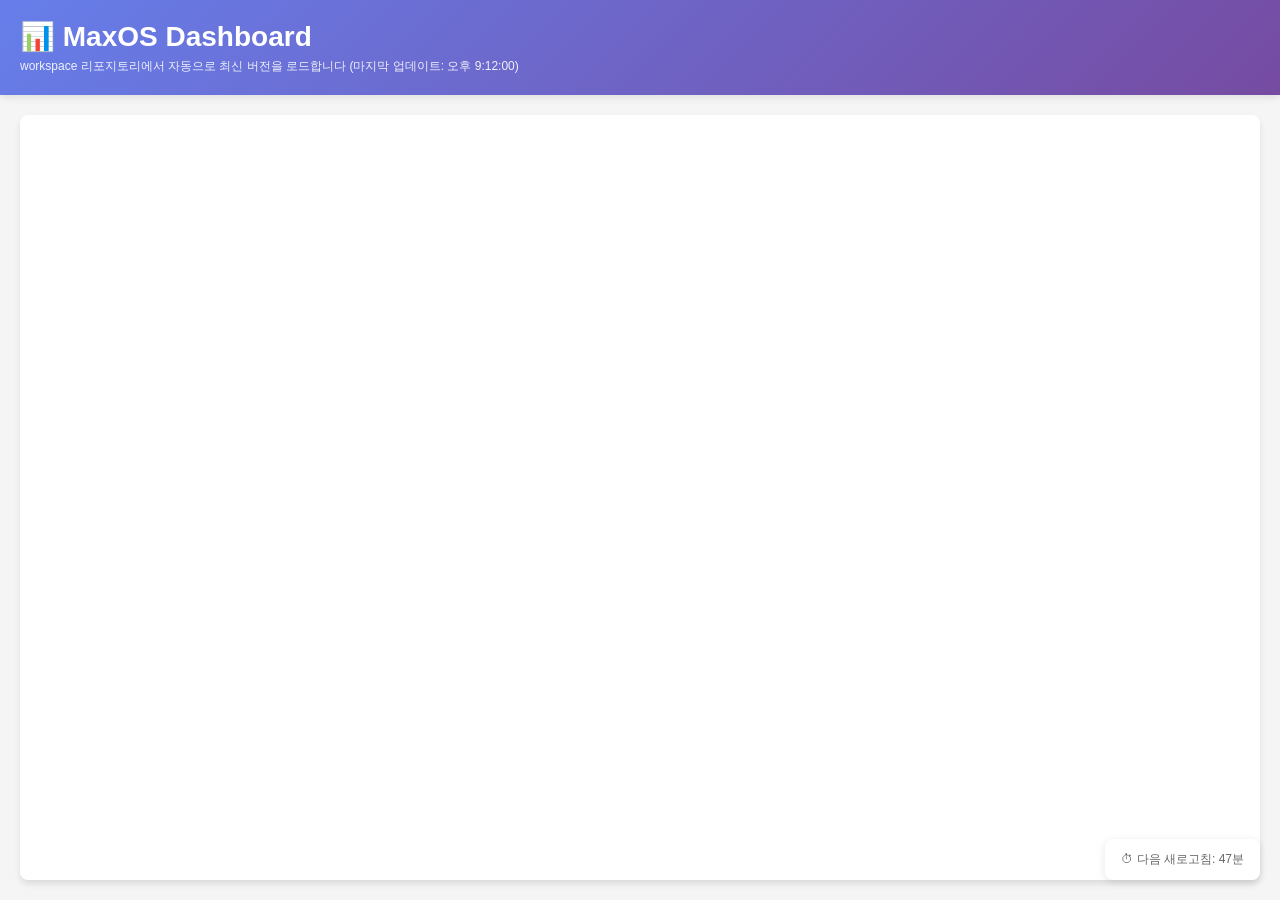
<file: dashboard.html>
<!DOCTYPE html>
<html lang="ko">
<head>
    <meta charset="UTF-8">
    <meta name="viewport" content="width=device-width, initial-scale=1.0">
    <title>MaxOS Dashboard</title>
    <style>
        * {
            margin: 0;
            padding: 0;
            box-sizing: border-box;
        }

        body {
            font-family: -apple-system, BlinkMacSystemFont, 'Segoe UI', Roboto, Oxygen, Ubuntu, Cantarell, sans-serif;
            background: #f5f5f5;
        }

        .container {
            display: flex;
            flex-direction: column;
            height: 100vh;
        }

        .header {
            background: linear-gradient(135deg, #667eea 0%, #764ba2 100%);
            color: white;
            padding: 20px;
            box-shadow: 0 2px 8px rgba(0,0,0,0.1);
        }

        .header h1 {
            font-size: 28px;
            margin-bottom: 5px;
        }

        .header .info {
            font-size: 12px;
            opacity: 0.9;
        }

        .dashboard-wrapper {
            flex: 1;
            overflow: auto;
            padding: 20px;
        }

        iframe {
            width: 100%;
            height: 100%;
            border: none;
            border-radius: 8px;
            box-shadow: 0 4px 6px rgba(0,0,0,0.1);
            background: white;
        }

        .refresh-indicator {
            position: fixed;
            bottom: 20px;
            right: 20px;
            background: white;
            padding: 12px 16px;
            border-radius: 8px;
            box-shadow: 0 2px 8px rgba(0,0,0,0.1);
            font-size: 12px;
            color: #666;
            z-index: 1000;
        }

        .refresh-indicator.refreshing {
            background: #667eea;
            color: white;
        }
    </style>
</head>
<body>
    <div class="container">
        <div class="header">
            <h1>📊 MaxOS Dashboard</h1>
            <div class="info">
                workspace 리포지토리에서 자동으로 최신 버전을 로드합니다
                <span id="lastUpdate">로딩 중...</span>
            </div>
        </div>
        <div class="dashboard-wrapper">
            <iframe id="dashboard" src="https://htmlpreview.github.io/?https://github.com/kimyoyacd/workspace/blob/main/.claude/projects/maxos-dashboard-v5.html"></iframe>
        </div>
    </div>

    <div class="refresh-indicator" id="refreshIndicator">
        ⏱ 다음 새로고침: <span id="nextRefresh">1시간</span>
    </div>

    <script>
        const REFRESH_INTERVAL = 3600000; // 1시간 (3600000ms)
        const dashboard = document.getElementById('dashboard');
        const refreshIndicator = document.getElementById('refreshIndicator');
        const nextRefresh = document.getElementById('nextRefresh');
        const lastUpdate = document.getElementById('lastUpdate');

        // 초기 로드 시간 표시
        function updateLastRefreshTime() {
            const now = new Date();
            lastUpdate.textContent = `(마지막 업데이트: ${now.toLocaleTimeString('ko-KR')})`;
        }

        // 남은 시간 계산 및 표시
        function updateNextRefreshTime() {
            const now = new Date();
            const nextHour = new Date(now.getTime() + REFRESH_INTERVAL);
            const minutes = Math.floor((REFRESH_INTERVAL - (now.getTime() % REFRESH_INTERVAL)) / 60000);

            if (minutes > 60) {
                nextRefresh.textContent = `${Math.floor(minutes / 60)}시간 ${minutes % 60}분`;
            } else {
                nextRefresh.textContent = `${minutes}분`;
            }
        }

        // 대시보드 새로고침
        function refreshDashboard() {
            refreshIndicator.classList.add('refreshing');
            refreshIndicator.textContent = '🔄 새로고침 중...';

            // iframe src를 재할당해 강제로 다시 로드
            dashboard.src = dashboard.src;

            setTimeout(() => {
                refreshIndicator.classList.remove('refreshing');
                updateLastRefreshTime();
                updateNextRefreshTime();
            }, 1000);
        }

        // 초기화
        updateLastRefreshTime();
        updateNextRefreshTime();

        // 매 시간마다 새로고침
        setInterval(refreshDashboard, REFRESH_INTERVAL);

        // 매 분마다 남은 시간 업데이트
        setInterval(updateNextRefreshTime, 60000);

        // 수동 새로고침을 위한 단축키 (Ctrl+R 또는 Cmd+R)
        document.addEventListener('keydown', (e) => {
            if ((e.ctrlKey || e.metaKey) && e.key === 'r') {
                e.preventDefault();
                refreshDashboard();
            }
        });
    </script>
</body>
</html>
</file>
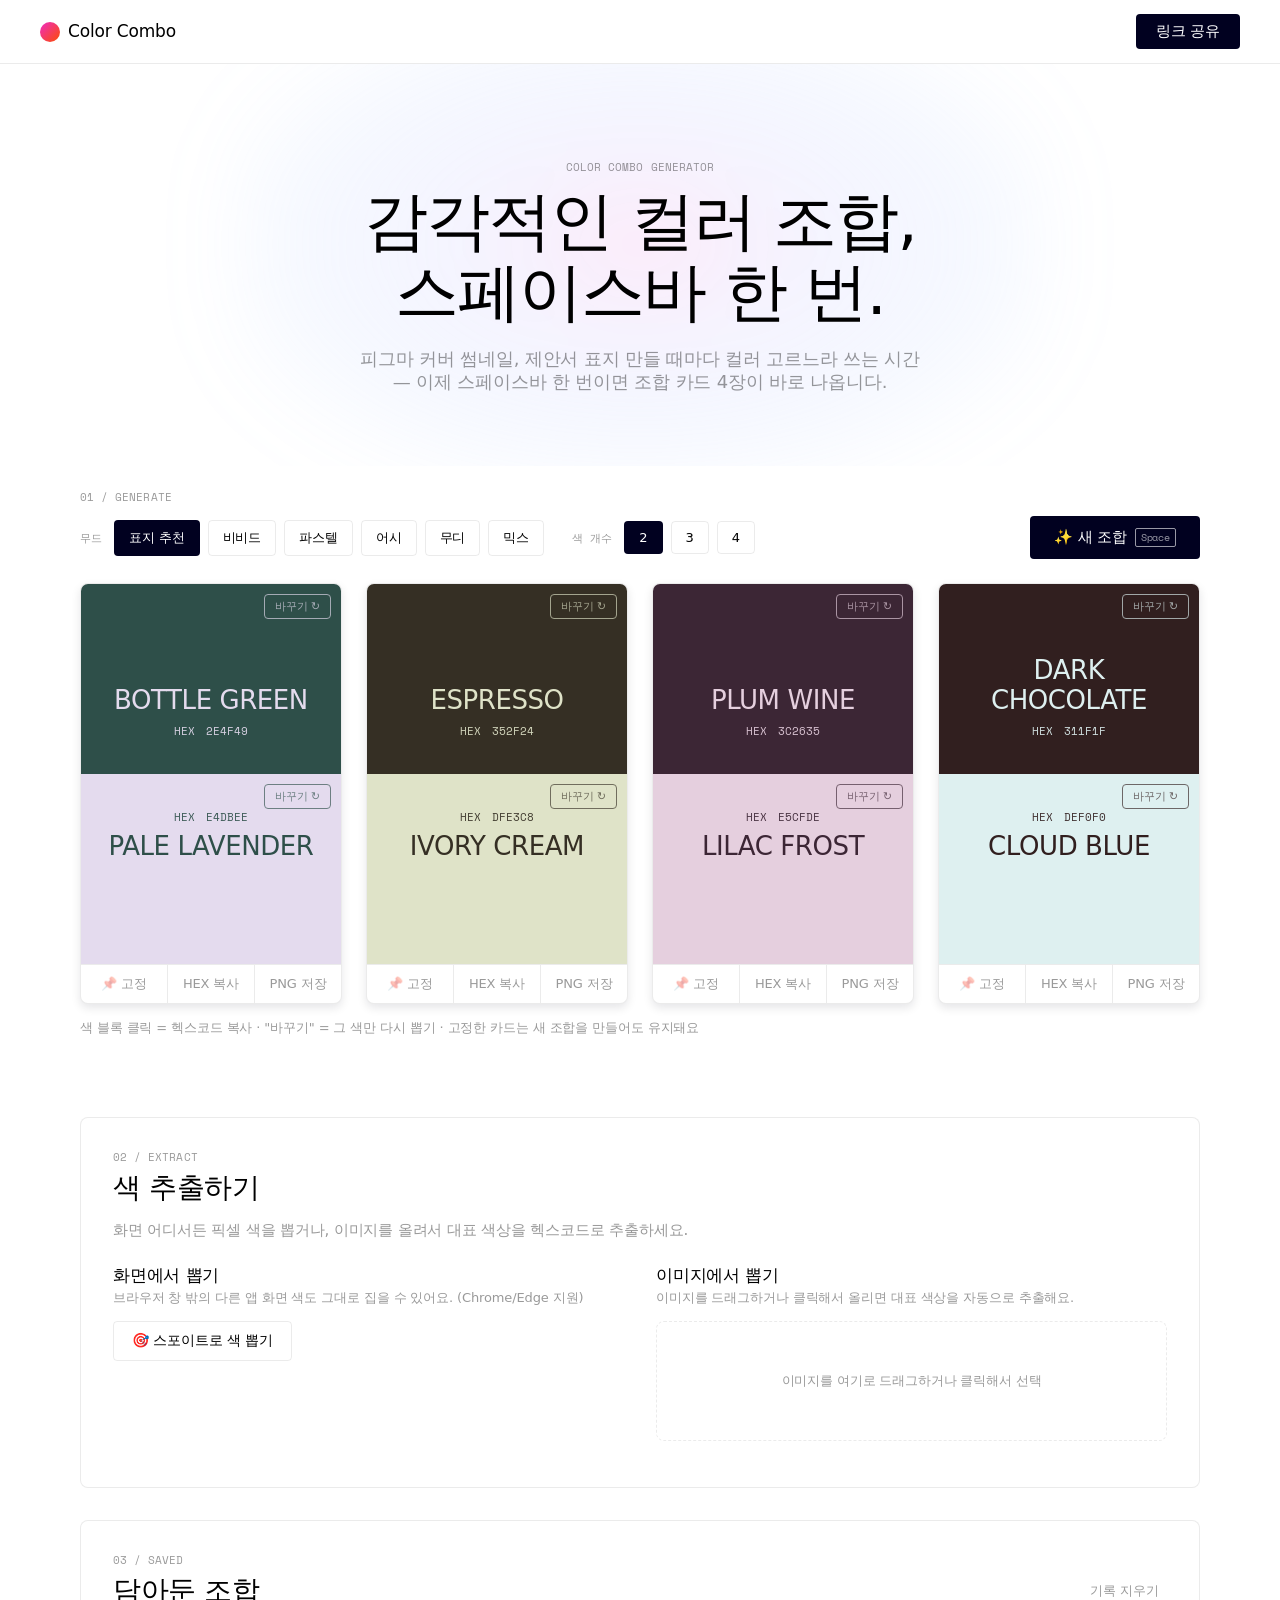
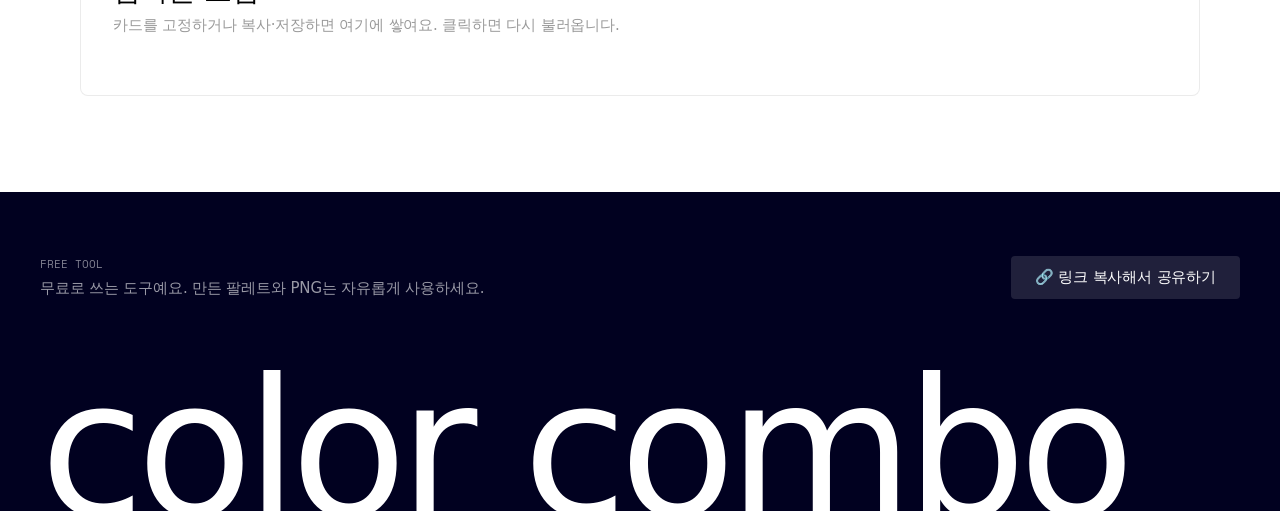
<file: color-combo-generator/color-combo.html>
<!DOCTYPE html>
<html lang="ko">
<head>
<meta charset="UTF-8" />
<meta name="viewport" content="width=device-width, initial-scale=1.0" />
<meta name="description" content="피그마 커버·제안서 표지용 컬러 조합을 카드로 자동 생성하고, 화면·이미지에서 헥스코드를 추출하는 무료 도구" />
<meta name="theme-color" content="#ffffff" media="(prefers-color-scheme: light)" />
<meta name="theme-color" content="#010120" media="(prefers-color-scheme: dark)" />
<meta property="og:title" content="Color Combo Generator" />
<meta property="og:description" content="피그마 커버 컬러 고민 끝 — 스페이스바 한 번에 컬러 조합 카드 4장, 색 이름과 헥스코드까지." />
<title>Color Combo Generator</title>
<link rel="preconnect" href="https://fonts.googleapis.com">
<link rel="preconnect" href="https://fonts.gstatic.com" crossorigin>
<link href="https://fonts.googleapis.com/css2?family=Space+Mono:wght@400;700&display=swap" rel="stylesheet">
<style>
:root {
  --brand-magenta: #ef2cc1;
  --brand-orange: #fc4c02;
  --dark-blue: #010120;
  --lavender: #bdbbff;
  --bg-page: #ffffff;
  --bg-card: #ffffff;
  --bg-nav: rgba(255, 255, 255, 0.95);
  --text-primary: #000000;
  --text-secondary: rgba(0, 0, 0, 0.4);
  --border: rgba(0, 0, 0, 0.08);
  --shadow-card: rgba(1, 1, 32, 0.1) 0px 4px 10px;
  --shadow-hover: rgba(1, 1, 32, 0.16) 0px 8px 20px;
  --btn-bg: #010120;
  --btn-text: #ffffff;
  --chip-active-bg: #010120;
  --chip-active-text: #ffffff;
  --toast-bg: #010120;
  --toast-text: #ffffff;
  --font-display: system-ui, -apple-system, "Segoe UI", Roboto, "Apple SD Gothic Neo", "Malgun Gothic", "Noto Sans KR", Helvetica, Arial, sans-serif;
  --font-mono: "Space Mono", "Courier New", Consolas, monospace;
  font-synthesis: none;
}

@media (prefers-color-scheme: dark) {
  :root {
    --bg-page: #010120;
    --bg-card: #010120;
    --bg-nav: rgba(1, 1, 32, 0.92);
    --text-primary: #ffffff;
    --text-secondary: rgba(255, 255, 255, 0.6);
    --border: rgba(255, 255, 255, 0.12);
    --shadow-card: rgba(0, 0, 0, 0) 0px 0px 0px;
    --shadow-hover: rgba(0, 0, 0, 0.4) 0px 8px 20px;
    --btn-bg: rgba(255, 255, 255, 0.12);
    --btn-text: #ffffff;
    --chip-active-bg: #bdbbff;
    --chip-active-text: #010120;
    --toast-bg: #ffffff;
    --toast-text: #010120;
  }
}

:root[data-theme="light"] {
  --bg-page: #ffffff;
  --bg-card: #ffffff;
  --bg-nav: rgba(255, 255, 255, 0.95);
  --text-primary: #000000;
  --text-secondary: rgba(0, 0, 0, 0.4);
  --border: rgba(0, 0, 0, 0.08);
  --shadow-card: rgba(1, 1, 32, 0.1) 0px 4px 10px;
  --shadow-hover: rgba(1, 1, 32, 0.16) 0px 8px 20px;
  --btn-bg: #010120;
  --btn-text: #ffffff;
  --chip-active-bg: #010120;
  --chip-active-text: #ffffff;
  --toast-bg: #010120;
  --toast-text: #ffffff;
}

:root[data-theme="dark"] {
  --bg-page: #010120;
  --bg-card: #010120;
  --bg-nav: rgba(1, 1, 32, 0.92);
  --text-primary: #ffffff;
  --text-secondary: rgba(255, 255, 255, 0.6);
  --border: rgba(255, 255, 255, 0.12);
  --shadow-card: rgba(0, 0, 0, 0) 0px 0px 0px;
  --shadow-hover: rgba(0, 0, 0, 0.4) 0px 8px 20px;
  --btn-bg: rgba(255, 255, 255, 0.12);
  --btn-text: #ffffff;
  --chip-active-bg: #bdbbff;
  --chip-active-text: #010120;
  --toast-bg: #ffffff;
  --toast-text: #010120;
}

* { margin: 0; padding: 0; box-sizing: border-box; }

body {
  background: var(--bg-page);
  color: var(--text-primary);
  font-family: var(--font-display);
  font-size: 16px;
  font-weight: 400;
  line-height: 1.3;
  letter-spacing: -0.16px;
  -webkit-font-smoothing: antialiased;
}

/* ---------- nav ---------- */
.nav {
  position: sticky;
  top: 0;
  z-index: 100;
  display: flex;
  align-items: center;
  justify-content: space-between;
  padding: 14px 40px;
  background: var(--bg-nav);
  backdrop-filter: blur(12px);
  border-bottom: 1px solid var(--border);
}
.nav-brand {
  font-size: 17px;
  font-weight: 500;
  letter-spacing: -0.17px;
  display: flex;
  align-items: center;
  gap: 8px;
}
.logo-dot {
  width: 20px;
  height: 20px;
  border-radius: 50%;
  background: linear-gradient(135deg, var(--brand-magenta), var(--brand-orange));
}
.nav-cta {
  background: var(--btn-bg);
  color: var(--btn-text);
  padding: 8px 20px;
  border: none;
  border-radius: 4px;
  font-size: 15px;
  font-family: var(--font-display);
  font-weight: 500;
  letter-spacing: -0.15px;
  cursor: pointer;
}

/* ---------- hero ---------- */
.hero {
  position: relative;
  text-align: center;
  padding: 96px 24px 72px;
  overflow: hidden;
}
.hero-orb {
  position: absolute;
  top: -60px;
  left: 50%;
  transform: translateX(-50%);
  width: 820px;
  height: 480px;
  background: radial-gradient(ellipse at center,
    rgba(239, 44, 193, 0.10) 0%,
    rgba(189, 187, 255, 0.16) 30%,
    rgba(130, 170, 255, 0.08) 60%,
    transparent 80%
  );
  filter: blur(40px);
  pointer-events: none;
}
.hero .mono-label { position: relative; }
.hero h1 {
  position: relative;
  font-size: clamp(38px, 7vw, 64px);
  font-weight: 500;
  line-height: 1.1;
  letter-spacing: -0.03em;
  margin-bottom: 20px;
  text-wrap: balance;
}
.hero-sub {
  position: relative;
  color: var(--text-secondary);
  font-size: 18px;
  line-height: 1.3;
  letter-spacing: -0.18px;
  max-width: 560px;
  margin: 0 auto;
}

/* ---------- mono labels ---------- */
.mono-label {
  font-family: var(--font-mono);
  font-size: 11px;
  font-weight: 500;
  text-transform: uppercase;
  letter-spacing: 0.055px;
  color: var(--text-secondary);
  margin-bottom: 12px;
}
.chip-group-label {
  font-family: var(--font-mono);
  font-size: 11px;
  font-weight: 500;
  text-transform: uppercase;
  letter-spacing: 0.055px;
  color: var(--text-secondary);
  margin-right: 4px;
}

.section-heading {
  font-size: 28px;
  font-weight: 500;
  line-height: 1.15;
  letter-spacing: -0.42px;
  margin-bottom: 16px;
}

/* ---------- layout ---------- */
.app { max-width: 1200px; margin: 0 auto; padding: 24px 40px 0; }

/* ---------- controls ---------- */
.controls {
  display: flex;
  flex-wrap: wrap;
  gap: 12px 28px;
  align-items: center;
  margin-bottom: 24px;
}
.chip-group { display: flex; flex-wrap: wrap; gap: 8px; align-items: center; }
.chip {
  border: 1px solid var(--border);
  background: transparent;
  color: var(--text-primary);
  padding: 8px 14px;
  border-radius: 4px;
  font-size: 13px;
  font-family: var(--font-display);
  letter-spacing: -0.13px;
  cursor: pointer;
}
.chip.active {
  background: var(--chip-active-bg);
  color: var(--chip-active-text);
  border-color: transparent;
}

.primary-btn {
  border: none;
  background: var(--btn-bg);
  color: var(--btn-text);
  padding: 12px 24px;
  border-radius: 4px;
  font-size: 15px;
  font-family: var(--font-display);
  font-weight: 500;
  letter-spacing: -0.15px;
  cursor: pointer;
  display: inline-flex;
  align-items: center;
  gap: 8px;
  margin-left: auto;
}
.primary-btn kbd {
  font-family: var(--font-mono);
  font-size: 10px;
  opacity: 0.6;
  border: 1px solid currentColor;
  border-radius: 2px;
  padding: 1px 5px;
}

button:focus-visible, .dropzone:focus-within {
  outline: 2px solid var(--lavender);
  outline-offset: 2px;
}

/* ---------- combo cards ---------- */
.combo-grid {
  display: grid;
  grid-template-columns: repeat(auto-fill, minmax(230px, 1fr));
  gap: 24px;
  margin-bottom: 16px;
}

.combo-card {
  border-radius: 8px;
  overflow: hidden;
  background: var(--bg-card);
  border: 1px solid var(--border);
  box-shadow: var(--shadow-card);
  display: flex;
  flex-direction: column;
  transition: transform 0.18s ease, box-shadow 0.18s ease;
}
.combo-card:hover {
  transform: translateY(-2px);
  box-shadow: var(--shadow-hover);
}
.combo-card.pinned { border-color: var(--lavender); box-shadow: 0 0 0 1px var(--lavender); }

.combo-blocks { display: flex; flex-direction: column; height: 380px; }

.block {
  flex: 1;
  position: relative;
  border: none;
  cursor: pointer;
  display: flex;
  flex-direction: column;
  justify-content: center;
  align-items: center;
  padding: 0 16px;
  gap: 8px;
  text-align: center;
  font-family: inherit;
}

.block-change {
  position: absolute;
  top: 10px;
  right: 10px;
  border: 1px solid currentColor;
  background: transparent;
  color: inherit;
  border-radius: 4px;
  padding: 4px 10px;
  font-size: 11px;
  font-family: var(--font-display);
  letter-spacing: -0.11px;
  cursor: pointer;
  opacity: 0.65;
}
.block-change:hover { opacity: 1; }

/* 2색 카드: 텍스트가 두 색이 만나는 경계 쪽으로 모인다 */
.combo-blocks.duo .block:first-child { justify-content: flex-end; padding-bottom: 36px; }
.combo-blocks.duo .block:last-child { justify-content: flex-start; padding-top: 36px; }
.combo-blocks.duo .block-name { font-size: 26px; letter-spacing: -0.42px; }
.block-name {
  font-size: 20px;
  font-weight: 500;
  letter-spacing: -0.22px;
  text-transform: uppercase;
  line-height: 1.15;
}
.block-hex {
  font-family: var(--font-mono);
  font-size: 11px;
  font-weight: 500;
  letter-spacing: 0.055px;
  text-transform: uppercase;
  opacity: 0.92;
}

.card-actions { display: flex; border-top: 1px solid var(--border); }
.card-actions button {
  flex: 1;
  border: none;
  background: transparent;
  color: var(--text-secondary);
  font-family: var(--font-display);
  font-size: 13px;
  letter-spacing: -0.13px;
  padding: 10px 4px;
  cursor: pointer;
  border-right: 1px solid var(--border);
}
.card-actions button:last-child { border-right: none; }
.card-actions button:hover { color: var(--text-primary); }
.card-actions button.pin-on { color: var(--text-primary); font-weight: 500; }

.hint {
  font-size: 13px;
  color: var(--text-secondary);
  letter-spacing: -0.13px;
  margin-bottom: 80px;
}

/* ---------- panels ---------- */
.panel {
  background: var(--bg-card);
  border: 1px solid var(--border);
  border-radius: 8px;
  padding: 32px;
  margin-bottom: 32px;
}
.panel .mono-label { margin-bottom: 8px; }
.panel-desc {
  color: var(--text-secondary);
  font-size: 15px;
  letter-spacing: -0.15px;
  margin-bottom: 24px;
}

.ghost-btn {
  border: 1px solid var(--border);
  background: transparent;
  color: var(--text-primary);
  padding: 10px 18px;
  border-radius: 4px;
  font-size: 14px;
  font-family: var(--font-display);
  letter-spacing: -0.14px;
  cursor: pointer;
}
.text-btn {
  border: none;
  background: transparent;
  color: var(--text-secondary);
  padding: 4px 8px;
  font-size: 13px;
  font-family: var(--font-display);
  cursor: pointer;
}
.text-btn:hover { color: var(--text-primary); }

.extract-grid { display: grid; grid-template-columns: 1fr 1fr; gap: 32px; }
@media (max-width: 720px) { .extract-grid { grid-template-columns: 1fr; } }

.extract-box h3 {
  font-size: 17px;
  font-weight: 500;
  letter-spacing: -0.17px;
  margin-bottom: 4px;
}
.extract-hint {
  font-size: 13px;
  color: var(--text-secondary);
  letter-spacing: -0.13px;
  margin-bottom: 14px;
}

.dropzone {
  display: flex;
  align-items: center;
  justify-content: center;
  text-align: center;
  border: 1px dashed var(--border);
  border-radius: 8px;
  height: 120px;
  cursor: pointer;
  font-size: 13px;
  color: var(--text-secondary);
  padding: 10px;
  position: relative;
  overflow: hidden;
}
.dropzone.dragover { border-color: var(--lavender); color: var(--text-primary); }
.dropzone img { position: absolute; inset: 0; width: 100%; height: 100%; object-fit: cover; }

.picked-list { display: flex; flex-wrap: wrap; gap: 8px; margin-top: 14px; }
.picked-chip {
  display: flex;
  align-items: center;
  gap: 8px;
  border: 1px solid var(--border);
  border-radius: 4px;
  padding: 4px 10px 4px 4px;
  font-family: var(--font-mono);
  font-size: 12px;
  cursor: pointer;
  background: transparent;
  color: var(--text-primary);
}
.picked-chip .dot { width: 20px; height: 20px; border-radius: 4px; }

.history-header {
  display: flex;
  align-items: center;
  justify-content: space-between;
  margin-bottom: 8px;
}
.history-header .section-heading { margin-bottom: 0; }
.history-strip { display: flex; gap: 10px; overflow-x: auto; padding-bottom: 4px; }
.history-item {
  display: flex;
  flex-direction: column;
  flex-shrink: 0;
  border-radius: 4px;
  overflow: hidden;
  border: 1px solid var(--border);
  cursor: pointer;
  width: 44px;
  height: 58px;
  padding: 0;
  background: none;
}
.history-item span { flex: 1; }

/* ---------- dark zone footer ---------- */
.footer-dark {
  background: var(--dark-blue);
  color: #ffffff;
  margin-top: 96px;
  padding: 64px 40px 0;
  overflow: hidden;
}
.footer-inner {
  max-width: 1200px;
  margin: 0 auto;
  display: flex;
  align-items: center;
  justify-content: space-between;
  gap: 24px;
  flex-wrap: wrap;
}
.footer-label { color: rgba(255, 255, 255, 0.5); margin-bottom: 8px; }
.footer-note { color: rgba(255, 255, 255, 0.6); font-size: 15px; letter-spacing: -0.15px; }
.btn-glass {
  background: rgba(255, 255, 255, 0.12);
  color: #ffffff;
  padding: 12px 24px;
  border: none;
  border-radius: 4px;
  font-size: 15px;
  font-family: var(--font-display);
  font-weight: 500;
  letter-spacing: -0.15px;
  cursor: pointer;
}
.footer-wordmark {
  max-width: 1200px;
  margin: 56px auto -0.18em;
  font-size: clamp(56px, 15vw, 190px);
  font-weight: 500;
  letter-spacing: -0.04em;
  line-height: 1;
  white-space: nowrap;
  color: #ffffff;
}

/* ---------- toast ---------- */
.toast {
  position: fixed;
  bottom: 28px;
  left: 50%;
  transform: translateX(-50%) translateY(20px);
  background: var(--toast-bg);
  color: var(--toast-text);
  padding: 10px 18px;
  border-radius: 4px;
  font-size: 13px;
  letter-spacing: -0.13px;
  opacity: 0;
  pointer-events: none;
  transition: opacity 0.2s ease, transform 0.2s ease;
  z-index: 200;
  box-shadow: var(--shadow-hover);
}
.toast.show { opacity: 1; transform: translateX(-50%) translateY(0); }

/* ---------- responsive ---------- */
@media (max-width: 640px) {
  .nav { padding: 12px 20px; }
  .hero { padding: 64px 20px 48px; }
  .app { padding: 16px 20px 0; }
  .panel { padding: 24px 20px; }
  .footer-dark { padding: 48px 20px 0; }
  body { padding-bottom: 0; }
  .app::after { content: ""; display: block; height: 76px; }
  .primary-btn {
    position: fixed;
    left: 16px;
    right: 16px;
    bottom: 16px;
    z-index: 90;
    justify-content: center;
    box-shadow: rgba(1, 1, 32, 0.3) 0px 8px 24px;
  }
  .toast { bottom: 84px; }
}

@media (prefers-reduced-motion: reduce) {
  .toast { transition: none; }
  .combo-card { transition: none; }
  .combo-card:hover { transform: none; }
}
</style>
</head>
<body>
<nav class="nav">
  <div class="nav-brand"><span class="logo-dot"></span>Color Combo</div>
  <button type="button" id="navShareBtn" class="nav-cta">링크 공유</button>
</nav>

<header class="hero">
  <div class="hero-orb"></div>
  <p class="mono-label">COLOR COMBO GENERATOR</p>
  <h1>감각적인 컬러 조합,<br />스페이스바 한 번.</h1>
  <p class="hero-sub">피그마 커버 썸네일, 제안서 표지 만들 때마다 컬러 고르느라 쓰는 시간 — 이제 스페이스바 한 번이면 조합 카드 4장이 바로 나옵니다.</p>
</header>

<div class="app">
  <main>
    <div class="mono-label">01 / GENERATE</div>
    <div class="controls">
      <div class="chip-group" id="moodControl">
        <span class="chip-group-label">무드</span>
        <button type="button" class="chip active" data-value="contrast">표지 추천</button>
        <button type="button" class="chip" data-value="vivid">비비드</button>
        <button type="button" class="chip" data-value="pastel">파스텔</button>
        <button type="button" class="chip" data-value="earthy">어시</button>
        <button type="button" class="chip" data-value="moody">무디</button>
        <button type="button" class="chip" data-value="mix">믹스</button>
      </div>
      <div class="chip-group" id="countControl">
        <span class="chip-group-label">색 개수</span>
        <button type="button" class="chip active" data-value="2">2</button>
        <button type="button" class="chip" data-value="3">3</button>
        <button type="button" class="chip" data-value="4">4</button>
      </div>
      <button id="generateBtn" class="primary-btn">✨ 새 조합 <kbd>Space</kbd></button>
    </div>

    <div class="combo-grid" id="comboGrid"></div>
    <p class="hint">색 블록 클릭 = 헥스코드 복사 · "바꾸기" = 그 색만 다시 뽑기 · 고정한 카드는 새 조합을 만들어도 유지돼요</p>

    <section class="panel">
      <div class="mono-label">02 / EXTRACT</div>
      <h2 class="section-heading">색 추출하기</h2>
      <p class="panel-desc">화면 어디서든 픽셀 색을 뽑거나, 이미지를 올려서 대표 색상을 헥스코드로 추출하세요.</p>

      <div class="extract-grid">
        <div class="extract-box">
          <h3>화면에서 뽑기</h3>
          <p class="extract-hint">브라우저 창 밖의 다른 앱 화면 색도 그대로 집을 수 있어요. (Chrome/Edge 지원)</p>
          <button id="eyedropperBtn" class="ghost-btn">🎯 스포이트로 색 뽑기</button>
          <div class="picked-list" id="pickedList"></div>
        </div>

        <div class="extract-box">
          <h3>이미지에서 뽑기</h3>
          <p class="extract-hint">이미지를 드래그하거나 클릭해서 올리면 대표 색상을 자동으로 추출해요.</p>
          <label class="dropzone" id="dropzone" for="imageInput">
            <span id="dropzoneText">이미지를 여기로 드래그하거나 클릭해서 선택</span>
            <img id="imagePreview" alt="" hidden />
          </label>
          <input type="file" id="imageInput" accept="image/*" hidden />
          <div class="picked-list" id="imagePalette"></div>
          <button id="useImagePaletteBtn" class="ghost-btn" hidden style="margin-top:12px">이 색들로 조합 카드 만들기</button>
        </div>
      </div>
    </section>

    <section class="panel">
      <div class="mono-label">03 / SAVED</div>
      <div class="history-header">
        <h2 class="section-heading">담아둔 조합</h2>
        <button id="clearHistoryBtn" class="text-btn">기록 지우기</button>
      </div>
      <p class="panel-desc">카드를 고정하거나 복사·저장하면 여기에 쌓여요. 클릭하면 다시 불러옵니다.</p>
      <div class="history-strip" id="historyStrip"></div>
    </section>
  </main>
</div>

<footer class="footer-dark">
  <div class="footer-inner">
    <div>
      <p class="mono-label footer-label">FREE TOOL</p>
      <p class="footer-note">무료로 쓰는 도구예요. 만든 팔레트와 PNG는 자유롭게 사용하세요.</p>
    </div>
    <button type="button" id="shareBtn" class="btn-glass">🔗 링크 복사해서 공유하기</button>
  </div>
  <div class="footer-wordmark" aria-hidden="true">color combo</div>
</footer>

<div class="toast" id="toast" role="status"></div>

<canvas id="hiddenCanvas" hidden></canvas>
<script>
(() => {
  "use strict";

  // ---------- helpers ----------
  const clamp = (v, min, max) => Math.min(max, Math.max(min, v));
  const lerp = (a, b, t) => a + (b - a) * t;
  const rand = (min, max) => Math.random() * (max - min) + min;
  const pick = arr => arr[Math.floor(Math.random() * arr.length)];

  function hslToRgb(h, s, l) {
    s /= 100; l /= 100;
    const k = n => (n + h / 30) % 12;
    const a = s * Math.min(l, 1 - l);
    const f = n => l - a * Math.max(-1, Math.min(k(n) - 3, Math.min(9 - k(n), 1)));
    return [Math.round(f(0) * 255), Math.round(f(8) * 255), Math.round(f(4) * 255)];
  }

  function rgbToHex(r, g, b) {
    return "#" + [r, g, b].map(v => clamp(v, 0, 255).toString(16).padStart(2, "0")).join("");
  }

  const hslToHex = (h, s, l) => rgbToHex(...hslToRgb(h, s, l));

  function hexToRgb(hex) {
    const m = hex.replace("#", "");
    const bigint = parseInt(m.length === 3 ? m.split("").map(c => c + c).join("") : m, 16);
    return [(bigint >> 16) & 255, (bigint >> 8) & 255, bigint & 255];
  }

  function rgbToHsl(r, g, b) {
    r /= 255; g /= 255; b /= 255;
    const max = Math.max(r, g, b), min = Math.min(r, g, b);
    let h, s;
    const l = (max + min) / 2;
    if (max === min) { h = s = 0; }
    else {
      const d = max - min;
      s = l > 0.5 ? d / (2 - max - min) : d / (max + min);
      switch (max) {
        case r: h = (g - b) / d + (g < b ? 6 : 0); break;
        case g: h = (b - r) / d + 2; break;
        default: h = (r - g) / d + 4;
      }
      h *= 60;
    }
    return [h, s * 100, l * 100];
  }

  function relativeLuminance(r, g, b) {
    const chan = v => {
      v /= 255;
      return v <= 0.03928 ? v / 12.92 : Math.pow((v + 0.055) / 1.055, 2.4);
    };
    return 0.2126 * chan(r) + 0.7152 * chan(g) + 0.0722 * chan(b);
  }

  function contrastRatio(hexA, hexB) {
    const la = relativeLuminance(...hexToRgb(hexA));
    const lb = relativeLuminance(...hexToRgb(hexB));
    const [hi, lo] = la > lb ? [la, lb] : [lb, la];
    return (hi + 0.05) / (lo + 0.05);
  }

  // 블록 위 글자는 조합의 "상대 색"으로 — 조합이 만나는 순간을 그대로 보여준다.
  // 상대 색들 중 대비가 가장 큰 색을 고르고, 그래도 너무 안 보이면 잉크로 대체.
  function textColorFor(blockHex, comboHexes) {
    let best = null, bestRatio = 0;
    comboHexes.forEach(hex => {
      if (hex === blockHex) return;
      const ratio = contrastRatio(blockHex, hex);
      if (ratio > bestRatio) { bestRatio = ratio; best = hex; }
    });
    if (best && bestRatio >= 1.5) return best;
    const [r, g, b] = hexToRgb(blockHex);
    return relativeLuminance(r, g, b) > 0.5 ? "#24211f" : "#f5f3ee";
  }

  // ---------- color names ----------
  const NAMED_COLORS = [
    ["#E93C2F", "PUNCH RED"], ["#F44336", "SIGNAL RED"], ["#B3202C", "CRIMSON"],
    ["#7A1F2B", "WINE RED"], ["#F26D6D", "CORAL BLUSH"], ["#FF8A80", "SALMON GLOW"],
    ["#F9A8BB", "CHERRY BLOSSOM"], ["#FEDDEB", "PETAL FROST"], ["#F4C2C2", "ROSE QUARTZ"],
    ["#F4C9D6", "PEONY"],
    ["#D96C8A", "DUSTY ROSE"], ["#974472", "BERRY BLUSH"], ["#C2185B", "RASPBERRY"],
    ["#8E4A5B", "ROSEWOOD"], ["#E91E63", "HOT PINK"],
    ["#E47130", "AUTUMN LEAF"], ["#FF5722", "FLAME"], ["#FF9800", "TANGERINE"],
    ["#F57C00", "AMBER GLOW"], ["#FFB74D", "APRICOT"], ["#FFD8B1", "PEACH CREAM"],
    ["#C96F33", "TERRACOTTA"], ["#A0522D", "SIENNA"], ["#8B5E3C", "CARAMEL"],
    ["#553832", "COCOA BROWN"], ["#49252F", "PLUM WINE"], ["#6D4C41", "WALNUT"],
    ["#3E2723", "DARK CHOCOLATE"], ["#34292A", "ESPRESSO"], ["#795548", "UMBER"],
    ["#EBD3B8", "ALMOND LIGHT"], ["#D2B48C", "TAN SAND"], ["#B08968", "LATTE"],
    ["#F7D354", "MUSTARD SUN"], ["#FFC107", "MARIGOLD"], ["#FFEB3B", "LEMON"],
    ["#FFE082", "HONEY LIGHT"], ["#FAFFC7", "CREAM"], ["#FFF9E3", "IVORY MIST"],
    ["#EDE5D0", "IVORY CREAM"], ["#F1EEE7", "SOFT BEIGE"], ["#D4C05E", "OLIVE GOLD"],
    ["#C9A227", "ANTIQUE GOLD"],
    ["#314719", "DARK SPRUCE"], ["#2E7D32", "FOREST GREEN"], ["#4CAF50", "SPRING GREEN"],
    ["#4C7A4C", "MOSS"], ["#8FBC8F", "SAGE"], ["#A8D3A6", "MINT LEAF"],
    ["#D1ECE2", "MINT FROST"], ["#6B8E23", "OLIVE GROVE"], ["#B7C074", "PISTACHIO"],
    ["#355E3B", "HUNTER GREEN"], ["#2A4A3A", "BOTTLE GREEN"], ["#1E3A2A", "EVERGLADE"],
    ["#8BC34A", "LIME LEAF"], ["#0B3D2E", "DEEP PINE"], ["#00695C", "EVERGREEN"],
    ["#009688", "TEAL"], ["#1F7A8C", "OCEAN TEAL"], ["#4DB6AC", "SEAFOAM"],
    ["#B2DFDB", "AQUA MIST"], ["#006064", "DEEP LAGOON"], ["#7FCDCD", "SOFT TURQUOISE"],
    ["#00BCD4", "CYAN SPLASH"],
    ["#0D1B2A", "MIDNIGHT NAVY"], ["#1F202F", "INK NAVY"], ["#23395B", "PRUSSIAN"],
    ["#2F5DA8", "ROYAL BLUE"], ["#2196F3", "AZURE"], ["#3C8CE6", "SKY BOLD"],
    ["#03A9F4", "CERULEAN"], ["#5F80A4", "SLATE BLUE"], ["#90ABD1", "CORNFLOWER"],
    ["#A7C7E7", "POWDER BLUE"], ["#BBD3EA", "BABY BLUE"], ["#E0E7F0", "CLOUD BLUE"],
    ["#607D8B", "BLUE SLATE"],
    ["#38264B", "DEEP VIOLET"], ["#4A306D", "ROYAL PLUM"], ["#5E4B8B", "INDIGO NIGHT"],
    ["#673AB7", "GRAPE SODA"], ["#6A4C93", "AMETHYST"], ["#9C27B0", "VIOLET POP"],
    ["#9F83B3", "AMETHYST SMOKE"], ["#B39DDB", "LILAC"], ["#C88AB8", "LAVENDER ROSE"],
    ["#D5C9DD", "LILAC FROST"], ["#E9D9F2", "PALE LAVENDER"],
    ["#101211", "CARBON POWER"], ["#000000", "PITCH BLACK"], ["#1C1C1C", "ONYX"],
    ["#333333", "CHARCOAL"], ["#5B5B5B", "GRAPHITE"], ["#8A8A8A", "STONE GRAY"],
    ["#BDBDBD", "SILVER MIST"], ["#E0E0E0", "FOG GRAY"], ["#F5F5F0", "PAPER WHITE"],
    ["#FFFFFF", "PURE WHITE"], ["#E3E1DA", "WARM GREIGE"], ["#8D8468", "DRIFTWOOD"],
    ["#4E4A41", "DARK TAUPE"],
  ].map(([hex, name]) => ({ name, rgb: hexToRgb(hex) }));

  // redmean 근사 거리로 가장 가까운 이름을 찾는다
  function nameOf(hex) {
    const [r, g, b] = hexToRgb(hex);
    let best = null, bestDist = Infinity;
    for (const c of NAMED_COLORS) {
      const rMean = (r + c.rgb[0]) / 2;
      const dr = r - c.rgb[0], dg = g - c.rgb[1], db = b - c.rgb[2];
      const dist = (2 + rMean / 256) * dr * dr + 4 * dg * dg + (2 + (255 - rMean) / 256) * db * db;
      if (dist < bestDist) { bestDist = dist; best = c.name; }
    }
    return best;
  }

  // ---------- combo generation ----------
  const TONE_PRESETS = {
    contrast: { sStart: 25, sEnd: 35, lStart: 20, lEnd: 88, sJitter: 10 },
    vivid: { sStart: 65, sEnd: 85, lStart: 35, lEnd: 65, sJitter: 8 },
    pastel: { sStart: 30, sEnd: 45, lStart: 72, lEnd: 92, sJitter: 8 },
    earthy: { sStart: 25, sEnd: 45, lStart: 28, lEnd: 60, sJitter: 8 },
    moody: { sStart: 15, sEnd: 35, lStart: 12, lEnd: 38, sJitter: 8 },
  };
  const SCHEMES = ["complementary", "analogous", "triadic", "splitComplementary", "tetradic", "monochromatic"];

  function schemeHues(base, scheme, count) {
    let offsets;
    switch (scheme) {
      case "complementary": offsets = [0, 180]; break;
      case "analogous": offsets = [0, 30, -30, 60]; break;
      case "triadic": offsets = [0, 120, 240]; break;
      case "splitComplementary": offsets = [0, 150, 210]; break;
      case "tetradic": offsets = [0, 90, 180, 270]; break;
      default: offsets = [0, 0, 0, 0];
    }
    return Array.from({ length: count }, (_, i) => (base + offsets[i % offsets.length] + 360) % 360);
  }

  function makeCombo(mood, count) {
    const tone = mood === "mix" ? pick(Object.keys(TONE_PRESETS)) : mood;
    const preset = TONE_PRESETS[tone];
    const scheme = pick(SCHEMES);
    const base = Math.random() * 360;
    const hues = schemeHues(base, scheme, count);
    const colors = [];
    for (let i = 0; i < count; i++) {
      const t = count === 1 ? 0 : i / (count - 1);
      let h = hues[i];
      if (scheme !== "monochromatic") h = (h + rand(-6, 6) + 360) % 360;
      const s = clamp(lerp(preset.sStart, preset.sEnd, t) + rand(-preset.sJitter, preset.sJitter), 5, 95);
      const l = clamp(lerp(preset.lStart, preset.lEnd, t) + rand(-5, 5), 5, 95);
      colors.push(hslToHex(h, s, l));
    }
    return { colors, tone };
  }

  // ---------- state ----------
  const CARD_SLOTS = 4;
  const state = {
    mood: "contrast",
    count: 2,
    cards: Array.from({ length: CARD_SLOTS }, () => ({ colors: [], tone: "contrast", pinned: false })),
  };

  function regenerate() {
    state.cards.forEach(card => {
      if (!card.pinned) {
        const combo = makeCombo(state.mood, state.count);
        card.colors = combo.colors;
        card.tone = combo.tone;
      }
    });
    renderCards();
  }

  // 한 색만 다시 뽑는다 — 나머지 색과 조화로운 색상(hue) 오프셋 안에서,
  // 카드의 톤을 유지한 채로. 너무 비슷한 색이 나오면 다시 시도.
  const HARMONY_OFFSETS = [0, 30, 60, 90, 120, 150, 180, 210, 240, 270, 300, 330];

  function rerollColor(card, idx) {
    const preset = TONE_PRESETS[card.tone] || TONE_PRESETS.contrast;
    const others = card.colors.filter((_, i) => i !== idx);
    const count = card.colors.length;
    const t = count === 1 ? 0 : idx / (count - 1);
    for (let attempt = 0; attempt < 12; attempt++) {
      const baseHex = others.length ? pick(others) : card.colors[idx];
      const [bh] = rgbToHsl(...hexToRgb(baseHex));
      const h = (bh + pick(HARMONY_OFFSETS) + rand(-6, 6) + 360) % 360;
      const s = clamp(lerp(preset.sStart, preset.sEnd, t) + rand(-preset.sJitter, preset.sJitter), 5, 95);
      const l = clamp(lerp(preset.lStart, preset.lEnd, t) + rand(-5, 5), 5, 95);
      const hex = hslToHex(h, s, l);
      const distinct = others.every(o => contrastRatio(hex, o) >= 1.25) && hex !== card.colors[idx];
      if (distinct || attempt === 11) {
        card.colors[idx] = hex;
        break;
      }
    }
    renderCards();
  }

  // ---------- dom refs ----------
  const $ = id => document.getElementById(id);
  const comboGrid = $("comboGrid"), moodControl = $("moodControl"),
    countControl = $("countControl"), generateBtn = $("generateBtn"),
    historyStrip = $("historyStrip"), clearHistoryBtn = $("clearHistoryBtn"),
    toast = $("toast"), eyedropperBtn = $("eyedropperBtn"),
    pickedList = $("pickedList"), dropzone = $("dropzone"),
    dropzoneText = $("dropzoneText"), imageInput = $("imageInput"),
    imagePreview = $("imagePreview"), imagePalette = $("imagePalette"),
    useImagePaletteBtn = $("useImagePaletteBtn"), hiddenCanvas = $("hiddenCanvas");

  let toastTimer = null;
  function showToast(msg) {
    toast.textContent = msg;
    toast.classList.add("show");
    clearTimeout(toastTimer);
    toastTimer = setTimeout(() => toast.classList.remove("show"), 1600);
  }

  function copyText(text, msg) {
    if (navigator.clipboard && navigator.clipboard.writeText) {
      navigator.clipboard.writeText(text).then(() => showToast(msg)).catch(() => fallbackCopy(text, msg));
    } else {
      fallbackCopy(text, msg);
    }
  }

  // clipboard API needs a secure context; file:// 로 열었을 때를 위한 대비
  function fallbackCopy(text, msg) {
    const ta = document.createElement("textarea");
    ta.value = text;
    ta.style.position = "fixed";
    ta.style.opacity = "0";
    document.body.appendChild(ta);
    ta.select();
    try {
      document.execCommand("copy");
      showToast(msg);
    } catch {
      showToast("복사에 실패했어요");
    }
    ta.remove();
  }

  // ---------- render cards ----------
  function renderCards() {
    comboGrid.innerHTML = "";
    state.cards.forEach((card, idx) => {
      const el = document.createElement("div");
      el.className = "combo-card" + (card.pinned ? " pinned" : "");

      const isDuo = card.colors.length === 2;
      const blocks = document.createElement("div");
      blocks.className = "combo-blocks" + (isDuo ? " duo" : "");
      card.colors.forEach((hex, blockIdx) => {
        const block = document.createElement("div");
        block.className = "block";
        block.style.background = hex;
        block.style.color = textColorFor(hex, card.colors);
        block.title = "클릭하면 헥스코드가 복사돼요";

        const nameEl = document.createElement("span");
        nameEl.className = "block-name";
        nameEl.textContent = nameOf(hex);
        const hexEl = document.createElement("span");
        hexEl.className = "block-hex";
        hexEl.textContent = "HEX " + hex.toUpperCase().slice(1);

        // duo 카드의 아래 블록은 경계를 향해 순서를 거울처럼 뒤집는다 (HEX가 위, 이름이 아래)
        if (isDuo && blockIdx === 1) {
          block.appendChild(hexEl);
          block.appendChild(nameEl);
        } else {
          block.appendChild(nameEl);
          block.appendChild(hexEl);
        }

        const changeBtn = document.createElement("button");
        changeBtn.type = "button";
        changeBtn.className = "block-change";
        changeBtn.textContent = "바꾸기 ↻";
        changeBtn.title = "이 색만 다시 뽑아요";
        changeBtn.addEventListener("click", e => {
          e.stopPropagation();
          rerollColor(card, blockIdx);
        });
        block.appendChild(changeBtn);

        block.addEventListener("click", () => copyText(hex.toUpperCase(), hex.toUpperCase() + " 복사됨"));
        blocks.appendChild(block);
      });

      const actions = document.createElement("div");
      actions.className = "card-actions";

      const pinBtn = document.createElement("button");
      pinBtn.type = "button";
      pinBtn.textContent = card.pinned ? "📌 고정됨" : "📌 고정";
      pinBtn.className = card.pinned ? "pin-on" : "";
      pinBtn.addEventListener("click", () => {
        card.pinned = !card.pinned;
        if (card.pinned) pushHistory(card.colors);
        renderCards();
      });

      const copyBtn = document.createElement("button");
      copyBtn.type = "button";
      copyBtn.textContent = "HEX 복사";
      copyBtn.addEventListener("click", () => {
        copyText(card.colors.map(h => h.toUpperCase()).join(", "), "조합 HEX가 복사됐어요");
        pushHistory(card.colors);
      });

      const pngBtn = document.createElement("button");
      pngBtn.type = "button";
      pngBtn.textContent = "PNG 저장";
      pngBtn.addEventListener("click", () => {
        downloadCardPng(card.colors);
        pushHistory(card.colors);
      });

      actions.appendChild(pinBtn);
      actions.appendChild(copyBtn);
      actions.appendChild(pngBtn);

      el.appendChild(blocks);
      el.appendChild(actions);
      comboGrid.appendChild(el);
    });
  }

  // ---------- PNG export (카드 그대로) ----------
  function downloadCardPng(colors) {
    const W = 900, H = 1200;
    hiddenCanvas.width = W;
    hiddenCanvas.height = H;
    const ctx = hiddenCanvas.getContext("2d");
    const blockH = H / colors.length;

    const isDuo = colors.length === 2;
    colors.forEach((hex, i) => {
      ctx.fillStyle = hex;
      ctx.fillRect(0, i * blockH, W, blockH + 1);

      ctx.fillStyle = textColorFor(hex, colors);
      ctx.textAlign = "center";
      ctx.textBaseline = "middle";

      if (isDuo) {
        // 두 색이 만나는 경계 쪽으로 텍스트를 모은다
        const boundary = H / 2;
        if (i === 0) {
          ctx.font = "500 72px system-ui, sans-serif";
          ctx.fillText(nameOf(hex), W / 2, boundary - 150);
          ctx.font = "500 30px 'Space Mono', monospace";
          ctx.fillText("HEX   " + hex.toUpperCase().slice(1), W / 2, boundary - 70);
        } else {
          ctx.font = "500 30px 'Space Mono', monospace";
          ctx.fillText("HEX   " + hex.toUpperCase().slice(1), W / 2, boundary + 70);
          ctx.font = "500 72px system-ui, sans-serif";
          ctx.fillText(nameOf(hex), W / 2, boundary + 150);
        }
      } else {
        const cy = i * blockH + blockH / 2;
        ctx.font = "500 56px system-ui, sans-serif";
        ctx.fillText(nameOf(hex), W / 2, cy - 24);
        ctx.font = "500 26px 'Space Mono', monospace";
        ctx.fillText("HEX   " + hex.toUpperCase().slice(1), W / 2, cy + 34);
      }
    });

    const link = document.createElement("a");
    link.download = "color-combo.png";
    link.href = hiddenCanvas.toDataURL("image/png");
    link.click();
  }

  // ---------- history (담아둔 조합) ----------
  const HISTORY_KEY = "colorComboSaved";

  function loadHistory() {
    try { return JSON.parse(localStorage.getItem(HISTORY_KEY)) || []; }
    catch { return []; }
  }

  function saveHistory(list) {
    try { localStorage.setItem(HISTORY_KEY, JSON.stringify(list.slice(0, 20))); }
    catch { /* storage unavailable */ }
  }

  function pushHistory(colors) {
    const list = loadHistory();
    const key = colors.join(",");
    if (list.some(e => e.join(",") === key)) return;
    list.unshift(colors);
    saveHistory(list);
    renderHistory();
  }

  function renderHistory() {
    const list = loadHistory();
    historyStrip.innerHTML = "";
    list.forEach(colors => {
      const item = document.createElement("button");
      item.type = "button";
      item.className = "history-item";
      item.title = "클릭하면 카드로 다시 불러와요";
      colors.forEach(hex => {
        const seg = document.createElement("span");
        seg.style.background = hex;
        item.appendChild(seg);
      });
      item.addEventListener("click", () => {
        const slot = state.cards.find(c => !c.pinned) || state.cards[0];
        slot.colors = [...colors];
        slot.tone = state.mood === "mix" ? "contrast" : state.mood;
        renderCards();
        window.scrollTo({ top: 0, behavior: "smooth" });
      });
      historyStrip.appendChild(item);
    });
  }

  // ---------- controls ----------
  function bindChips(container, onChange) {
    container.addEventListener("click", e => {
      const btn = e.target.closest("button.chip");
      if (!btn) return;
      [...container.querySelectorAll(".chip")].forEach(c => c.classList.toggle("active", c === btn));
      onChange(btn.dataset.value);
    });
  }

  bindChips(moodControl, value => { state.mood = value; regenerate(); });
  bindChips(countControl, value => { state.count = Number(value); regenerate(); });

  generateBtn.addEventListener("click", regenerate);

  document.addEventListener("keydown", e => {
    const tag = document.activeElement.tagName;
    if (e.code === "Space" && tag !== "INPUT" && tag !== "SELECT" && tag !== "TEXTAREA" && tag !== "BUTTON") {
      e.preventDefault();
      regenerate();
    }
  });

  // ---------- eyedropper ----------
  const pickedColors = [];

  function makeChip(hex) {
    const chip = document.createElement("button");
    chip.type = "button";
    chip.className = "picked-chip";
    const dot = document.createElement("span");
    dot.className = "dot";
    dot.style.background = hex;
    chip.appendChild(dot);
    chip.append(hex.toUpperCase() + " · " + nameOf(hex));
    chip.title = "클릭하면 헥스코드가 복사돼요";
    chip.addEventListener("click", () => copyText(hex.toUpperCase(), hex.toUpperCase() + " 복사됨"));
    return chip;
  }

  function renderPickedList() {
    pickedList.innerHTML = "";
    pickedColors.forEach(hex => pickedList.appendChild(makeChip(hex)));
  }

  if ("EyeDropper" in window) {
    eyedropperBtn.addEventListener("click", async () => {
      try {
        const result = await new window.EyeDropper().open();
        pickedColors.unshift(result.sRGBHex);
        pickedColors.length = Math.min(pickedColors.length, 8);
        renderPickedList();
      } catch { /* user cancelled */ }
    });
  } else {
    eyedropperBtn.disabled = true;
    eyedropperBtn.textContent = "🎯 이 브라우저는 지원하지 않아요 (Chrome/Edge 사용)";
  }

  // ---------- image extraction ----------
  let extractedPalette = [];

  function extractColorsFromImage(img) {
    const maxDim = 160;
    const scale = Math.min(1, maxDim / Math.max(img.width, img.height));
    const w = Math.max(1, Math.round(img.width * scale));
    const h = Math.max(1, Math.round(img.height * scale));
    hiddenCanvas.width = w;
    hiddenCanvas.height = h;
    const ctx = hiddenCanvas.getContext("2d");
    ctx.drawImage(img, 0, 0, w, h);
    const data = ctx.getImageData(0, 0, w, h).data;

    const buckets = new Map();
    const step = 24;
    for (let i = 0; i < data.length; i += 4) {
      if (data[i + 3] < 128) continue;
      const r = data[i], g = data[i + 1], b = data[i + 2];
      const key = [Math.round(r / step), Math.round(g / step), Math.round(b / step)].join(",");
      const entry = buckets.get(key);
      if (entry) { entry.count++; entry.r += r; entry.g += g; entry.b += b; }
      else buckets.set(key, { count: 1, r, g, b });
    }

    const sorted = [...buckets.values()]
      .map(e => ({ count: e.count, r: Math.round(e.r / e.count), g: Math.round(e.g / e.count), b: Math.round(e.b / e.count) }))
      .sort((a, b) => b.count - a.count);

    const maxColors = Math.max(state.count, 2);
    const chosen = [];
    const minDist = 40;
    for (const c of sorted) {
      if (chosen.length >= maxColors) break;
      const tooClose = chosen.some(o => Math.hypot(o.r - c.r, o.g - c.g, o.b - c.b) < minDist);
      if (!tooClose) chosen.push(c);
    }
    if (chosen.length < maxColors) {
      for (const c of sorted) {
        if (chosen.length >= maxColors) break;
        if (!chosen.includes(c)) chosen.push(c);
      }
    }

    extractedPalette = chosen.map(c => rgbToHex(c.r, c.g, c.b));
    renderImagePalette();
  }

  function renderImagePalette() {
    imagePalette.innerHTML = "";
    extractedPalette.forEach(hex => imagePalette.appendChild(makeChip(hex)));
    useImagePaletteBtn.hidden = extractedPalette.length === 0;
  }

  useImagePaletteBtn.addEventListener("click", () => {
    if (!extractedPalette.length) return;
    const slot = state.cards.find(c => !c.pinned) || state.cards[0];
    slot.colors = [...extractedPalette];
    slot.tone = state.mood === "mix" ? "contrast" : state.mood;
    renderCards();
    pushHistory(extractedPalette);
    window.scrollTo({ top: 0, behavior: "smooth" });
    showToast("추출한 색으로 카드를 만들었어요");
  });

  function handleImageFile(file) {
    if (!file || !file.type.startsWith("image/")) return;
    const url = URL.createObjectURL(file);
    const img = new Image();
    img.onload = () => {
      imagePreview.src = url;
      imagePreview.hidden = false;
      dropzoneText.hidden = true;
      extractColorsFromImage(img);
    };
    img.src = url;
  }

  imageInput.addEventListener("change", () => handleImageFile(imageInput.files[0]));

  ["dragover", "dragenter"].forEach(evt =>
    dropzone.addEventListener(evt, e => { e.preventDefault(); dropzone.classList.add("dragover"); })
  );
  ["dragleave", "drop"].forEach(evt =>
    dropzone.addEventListener(evt, e => { e.preventDefault(); dropzone.classList.remove("dragover"); })
  );
  dropzone.addEventListener("drop", e => handleImageFile(e.dataTransfer.files[0]));

  // ---------- share ----------
  ["shareBtn", "navShareBtn"].forEach(id => {
    const btn = document.getElementById(id);
    if (btn) btn.addEventListener("click", () => copyText(location.href, "링크가 복사됐어요 — 붙여넣어 공유하세요"));
  });

  // ---------- init ----------
  regenerate();
  renderHistory();
})();
</script>
</body>
</html>
</file>
